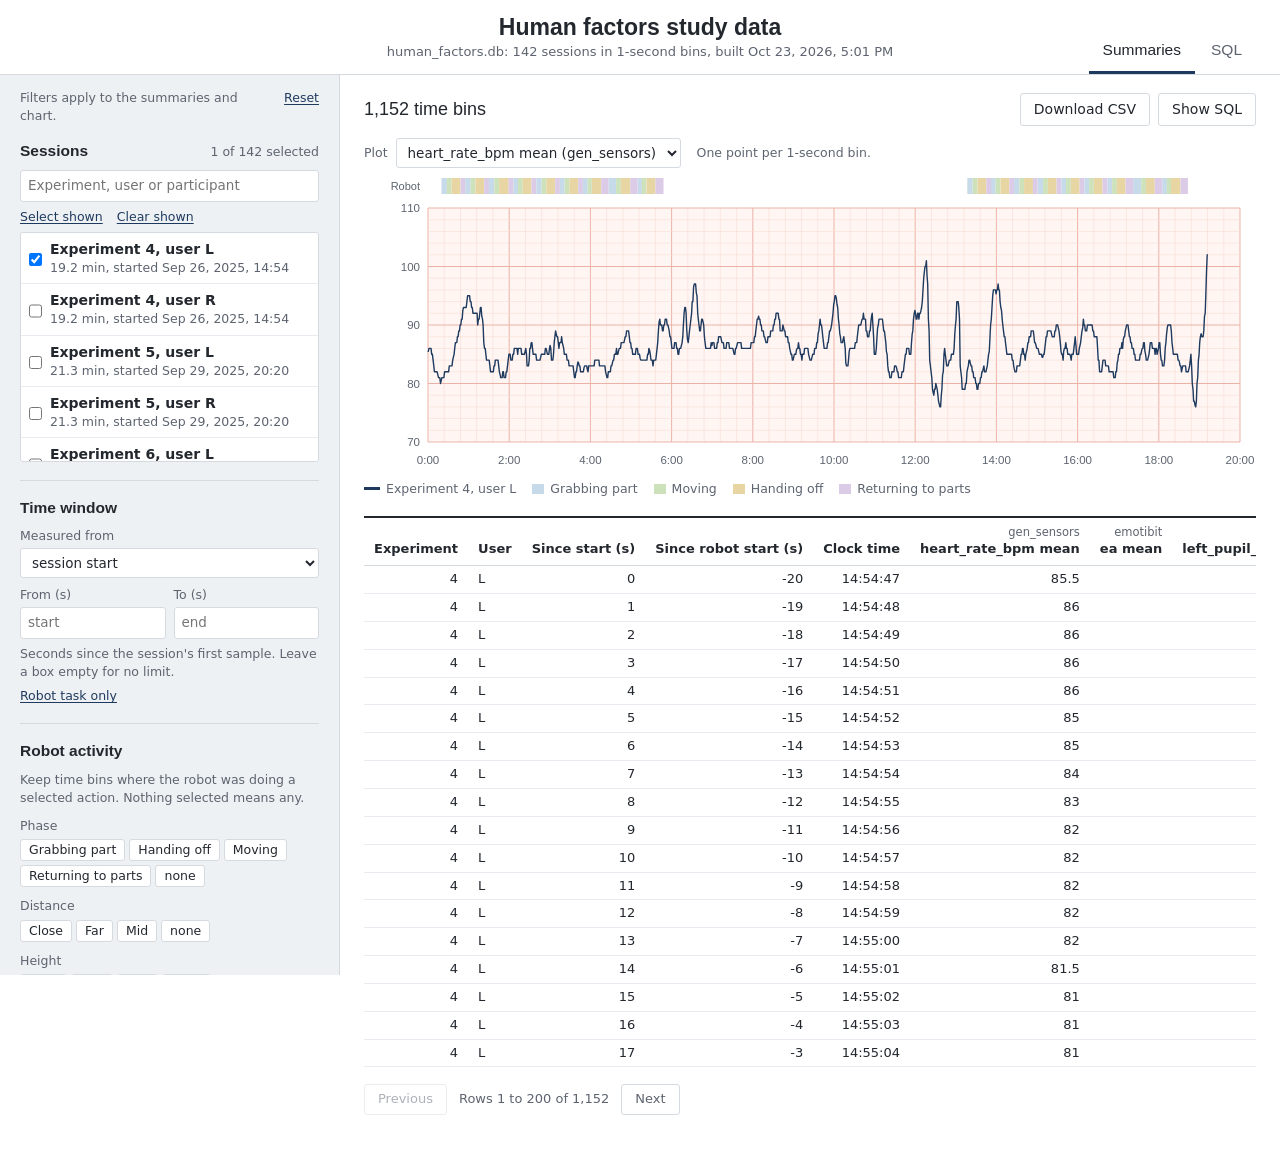
<file: index.html>
<!doctype html>
<html lang="en">
<head>
<meta charset="utf-8">
<meta name="viewport" content="width=device-width, initial-scale=1">
<title>Human factors study data</title>
<link rel="stylesheet" href="style.css">
</head>
<body>
<header class="masthead">
  <div>
    <h1>Human factors study data</h1>
    <p id="db-status" class="status" aria-live="polite">Opening the database…</p>
  </div>
  <nav class="tabs" role="tablist" aria-label="Views">
    <button type="button" role="tab" id="tab-summary" aria-controls="panel-summary" aria-selected="true">Summaries</button>
    <button type="button" role="tab" id="tab-sql" aria-controls="panel-sql" aria-selected="false" tabindex="-1">SQL</button>
  </nav>
</header>

<div class="layout" id="layout">
  <aside class="filters" aria-label="Filters">
    <div class="rail-head">
      <p>Filters apply to the summaries and chart.</p>
      <button type="button" class="link" id="reset">Reset</button>
    </div>

    <section>
      <div class="section-head"><h2>Sessions</h2><span id="session-count" class="count"></span></div>
      <input type="search" id="session-search" placeholder="Experiment, user or participant" aria-label="Search sessions">
      <div class="inline-actions">
        <button type="button" class="link" id="sessions-all">Select shown</button>
        <button type="button" class="link" id="sessions-none">Clear shown</button>
      </div>
      <ul id="session-list" class="session-list"></ul>
    </section>

    <section>
      <h2>Time window</h2>
      <label class="field">Measured from
        <select id="time-anchor">
          <option value="session">session start</option>
          <option value="robot">robot task start</option>
          <option value="clock">clock time</option>
        </select>
      </label>
      <div class="pair" id="time-relative">
        <label class="field">From (s)<input type="number" id="time-from" step="any" placeholder="start"></label>
        <label class="field">To (s)<input type="number" id="time-to" step="any" placeholder="end"></label>
      </div>
      <div class="pair" id="time-clock" hidden>
        <label class="field">From<input type="datetime-local" id="clock-from" step="1"></label>
        <label class="field">To<input type="datetime-local" id="clock-to" step="1"></label>
      </div>
      <p class="hint" id="time-hint"></p>
      <div class="inline-actions"><button type="button" class="link" id="robot-window">Robot task only</button></div>
    </section>

    <section id="robot-section">
      <h2>Robot activity</h2>
      <p class="hint">Keep time bins where the robot was doing a selected action. Nothing selected means any.</p>
      <div id="robot-filters"></div>
    </section>

    <section>
      <div class="section-head"><h2>Columns</h2><span id="column-count" class="count"></span></div>
      <input type="search" id="column-search" placeholder="Search channels" aria-label="Search channels">
      <div class="inline-actions">
        <button type="button" class="link" id="columns-clear">Clear</button>
      </div>
      <div id="column-list"></div>
    </section>

    <section>
      <h2>Conditions</h2>
      <div id="conditions"></div>
      <button type="button" id="add-condition" class="secondary">Add condition</button>
      <label class="check"><input type="checkbox" id="require-all"> Only time bins where every selected sensor has data</label>
    </section>

    <section>
      <h2>Group results</h2>
      <div id="group-options" class="check-grid"></div>
      <label class="field" id="bucket-field">Time bucket (s)<input type="number" id="bucket" value="60" min="0" step="any"></label>
      <span class="sub-head" id="aggregate-head">Statistics per group</span>
      <div id="aggregate-options" class="toggles" aria-labelledby="aggregate-head"></div>
    </section>
  </aside>

  <main>
    <section id="panel-summary" role="tabpanel" aria-labelledby="tab-summary">
      <div class="toolbar">
        <p id="result-count" class="result-count" aria-live="polite"></p>
        <div class="toolbar-actions">
          <button type="button" id="download-summary" class="secondary">Download CSV</button>
          <button type="button" id="toggle-sql" class="secondary" aria-expanded="false" aria-controls="summary-sql">Show SQL</button>
        </div>
      </div>
      <div id="summary-notice" class="notice" role="alert" hidden></div>
      <pre id="summary-sql" class="sql" hidden></pre>
      <figure class="strip">
        <div class="strip-head">
          <label class="field inline">Plot <select id="chart-column"></select></label>
          <p id="chart-note" class="hint"></p>
        </div>
        <div id="chart" class="chart"></div>
        <figcaption id="chart-legend" class="legend"></figcaption>
      </figure>
      <div class="table-wrap"><table id="results"></table></div>
      <div class="pager">
        <button type="button" id="prev-page" class="secondary">Previous</button>
        <span id="page-label"></span>
        <button type="button" id="next-page" class="secondary">Next</button>
      </div>
    </section>

    <section id="panel-sql" role="tabpanel" aria-labelledby="tab-sql" hidden>
      <div class="sql-layout">
        <div>
          <label for="sql-text" class="sub-head">Read-only SQL. Sensor columns download the first time a query names them.</label>
          <textarea id="sql-text" spellcheck="false" rows="12"></textarea>
          <div class="toolbar">
            <p id="sql-status" class="hint" aria-live="polite">Ctrl+Enter runs the query.</p>
            <div class="toolbar-actions">
              <button type="button" id="sql-run" class="primary">Run SQL</button>
              <button type="button" id="sql-download" class="secondary">Download CSV</button>
            </div>
          </div>
          <div id="sql-notice" class="notice" role="alert" hidden></div>
          <div class="table-wrap"><table id="sql-table"></table></div>
        </div>
        <aside class="schema" aria-label="Tables and views">
          <h2>Tables and views</h2>
          <p class="hint">Click a name to insert it.</p>
          <div id="schema"></div>
        </aside>
      </div>
    </section>
  </main>
</div>
<script src="vendor/sql-wasm.js"></script>
<script src="db.js"></script>
<script src="app.js"></script>
</body>
</html>
</file>
<file: style.css>
/* Tokens. The chart is drawn on ECG paper; everything around it stays quiet. */
:root {
  --ink: #23272e;
  --muted: #5d6470;
  --faint: #8d949e;
  --rail: #eef1f3;
  --rule: #d5dae0;
  --rule-soft: #e8ebef;
  --accent: #1f3a5f;
  --accent-wash: #e2e9f2;
  --paper: #fff6f3;
  --grid-minor: #f6dbd4;
  --grid-major: #ebb3a7;
  --danger: #9b2c2c;
  --danger-wash: #fbefef;
  --display: "Bahnschrift", "DIN Alternate", "DIN 2014", "D-DIN", "Roboto Condensed", "Arial Narrow", sans-serif;
  --text: -apple-system, BlinkMacSystemFont, "Segoe UI", system-ui, Roboto, "Helvetica Neue", Arial, sans-serif;
  --code: ui-monospace, "SF Mono", Menlo, Consolas, "Liberation Mono", monospace;
}

* { box-sizing: border-box; }
html, body { margin: 0; }
body { font: 14px/1.45 var(--text); color: var(--ink); background: #fff; }
h1, h2 { font-family: var(--display); font-weight: 600; }
button, input, select, textarea { font: inherit; color: inherit; }
:focus-visible { outline: 2px solid var(--accent); outline-offset: 2px; }
[hidden] { display: none !important; }

/* Masthead and tabs */
.masthead {
  display: grid; grid-template-columns: 1fr auto 1fr; align-items: end;
  gap: 8px 32px; padding: 14px 24px 0; border-bottom: 1px solid var(--rule);
}
.masthead > div { grid-column: 2; text-align: center; }
.masthead .tabs { grid-column: 3; justify-self: end; }
.masthead h1 { margin: 0; font-size: 23px; line-height: 1.15; }
.status { margin: 3px 0 12px; color: var(--muted); font-size: 13px; }
.tabs { display: flex; gap: 2px; }
.tabs [role="tab"] {
  border: 0; border-bottom: 3px solid transparent; background: none; cursor: pointer;
  padding: 9px 14px 10px; font-family: var(--display); font-size: 15.5px; color: var(--muted);
}
.tabs [role="tab"]:hover { color: var(--ink); }
.tabs [role="tab"][aria-selected="true"] { color: var(--ink); border-bottom-color: var(--accent); }

/* Layout: filter rail + work area */
.layout { display: grid; grid-template-columns: 340px minmax(0, 1fr); align-items: start; }
.layout.wide { grid-template-columns: minmax(0, 1fr); }
.layout.wide .filters { display: none; }
.filters {
  position: sticky; top: 0; height: 100vh; overflow-y: auto;
  background: var(--rail); border-right: 1px solid var(--rule); padding: 14px 20px 32px;
}
.rail-head { display: flex; justify-content: space-between; align-items: baseline; gap: 12px; margin-bottom: 14px; }
.rail-head p { margin: 0; color: var(--muted); font-size: 12.5px; }
.filters section { padding: 0 0 18px; margin: 0 0 16px; border-bottom: 1px solid var(--rule); }
.filters section:last-child { border-bottom: 0; }
.filters h2 { font-size: 15.5px; margin: 0 0 8px; }
.section-head { display: flex; align-items: baseline; justify-content: space-between; gap: 8px; }
.count { color: var(--muted); font-size: 12.5px; font-variant-numeric: tabular-nums; }
.hint { color: var(--muted); font-size: 12.5px; margin: 6px 0 0; }
.sub-head { display: block; color: var(--muted); font-size: 12.5px; margin: 12px 0 5px; }

/* Form controls */
.field { display: flex; flex-direction: column; gap: 3px; color: var(--muted); font-size: 12.5px; }
.field.inline { flex-direction: row; align-items: center; gap: 8px; }
input[type="search"], input[type="number"], input[type="datetime-local"], select, textarea {
  border: 1px solid var(--rule); border-radius: 3px; background: #fff; color: var(--ink);
  padding: 5px 7px; font-size: 13.5px; min-width: 0;
}
input[type="search"] { width: 100%; }
.pair { display: grid; grid-template-columns: 1fr 1fr; gap: 8px; margin-top: 8px; }
.pair input { width: 100%; }
.check { display: flex; gap: 8px; align-items: flex-start; font-size: 13px; margin-top: 10px; cursor: pointer; }
.check input { margin: 2px 0 0; }
.check-grid { display: grid; grid-template-columns: 1fr 1fr; gap: 0 12px; }
.check-grid .check { margin-top: 6px; }
#bucket-field { margin-top: 10px; max-width: 140px; }
.dimmed { opacity: 0.5; }

button.primary, button.secondary { border-radius: 3px; cursor: pointer; padding: 5px 13px; }
button.primary { background: var(--accent); border: 1px solid var(--accent); color: #fff; font-weight: 600; }
button.secondary { background: #fff; border: 1px solid var(--rule); }
button.secondary:hover { border-color: var(--accent); }
button:disabled { opacity: 0.5; cursor: default; }
button.link {
  border: 0; background: none; padding: 0; cursor: pointer; color: var(--accent);
  font-size: 12.5px; text-decoration: underline; text-underline-offset: 2px;
}
.inline-actions { display: flex; gap: 14px; margin: 6px 0 0; }

.toggles { display: flex; flex-wrap: wrap; gap: 4px; }
.toggle {
  border: 1px solid var(--rule); border-radius: 3px; background: #fff; color: var(--ink);
  padding: 1px 8px; font-size: 12.5px; cursor: pointer;
}
.toggle:hover { border-color: var(--accent); }
.toggle[aria-pressed="true"] { background: var(--accent); border-color: var(--accent); color: #fff; }

/* Sessions */
.session-list {
  list-style: none; margin: 6px 0 0; padding: 0; max-height: 230px; overflow-y: auto;
  background: #fff; border: 1px solid var(--rule); border-radius: 3px;
}
.session-list li + li { border-top: 1px solid var(--rule-soft); }
.session-list label { display: grid; grid-template-columns: auto minmax(0, 1fr); column-gap: 8px; padding: 6px 8px; cursor: pointer; }
.session-list input { grid-row: span 2; margin: 3px 0 0; }
.session-name { font-weight: 600; }
.session-detail { grid-column: 2; color: var(--muted); font-size: 12.5px; }
.session-list .empty { padding: 10px; }

/* Robot filters and columns */
.robot-group { margin-top: 10px; }
.robot-group .label { color: var(--muted); font-size: 12.5px; margin-bottom: 4px; }
details.robot-group > summary { cursor: pointer; }
.sensor-block { margin-top: 10px; }
.sensor-block > summary { cursor: pointer; font-weight: 600; }
.sensor-block > summary .count { font-weight: 400; margin-left: 6px; }
.channel {
  display: grid; grid-template-columns: minmax(0, 1fr) auto; align-items: center; gap: 8px;
  padding: 4px 0; border-top: 1px solid var(--rule-soft);
}
.channel:first-of-type { margin-top: 4px; }
.channel-name { font-size: 13px; overflow-wrap: break-word; min-width: 0; }

/* Conditions */
.condition { background: #fff; border: 1px solid var(--rule); border-radius: 3px; padding: 8px; margin-bottom: 8px; }
.condition select { width: 100%; }
.condition .row { display: flex; align-items: center; gap: 6px; margin-top: 6px; }
.condition .row input { width: 84px; }
.condition .remove { margin-left: auto; }

/* Work area */
main { padding: 18px 24px 48px; min-width: 0; }
.toolbar { display: flex; align-items: center; justify-content: space-between; flex-wrap: wrap; gap: 10px 16px; margin-bottom: 12px; }
.toolbar-actions { display: flex; flex-wrap: wrap; gap: 8px; }
.result-count { margin: 0; font-family: var(--display); font-size: 18px; font-variant-numeric: tabular-nums; }
.notice { border-left: 3px solid var(--danger); background: var(--danger-wash); color: var(--danger); padding: 8px 12px; margin: 0 0 12px; max-width: 90ch; }
.notice.info { border-left-color: var(--accent); background: var(--accent-wash); color: var(--ink); }
.sql {
  margin: 0 0 14px; padding: 10px 12px; overflow-x: auto; white-space: pre-wrap;
  background: #f6f7f9; border: 1px solid var(--rule); border-radius: 3px; font: 12.5px/1.5 var(--code);
}

/* Strip chart on ECG paper */
.strip { margin: 0 0 18px; }
.strip-head { display: flex; align-items: center; flex-wrap: wrap; gap: 6px 16px; margin-bottom: 6px; }
.strip-head .hint { margin: 0; }
.chart svg { display: block; width: 100%; height: auto; touch-action: none; }
.chart .paper { fill: var(--paper); }
.chart .grid-minor { stroke: var(--grid-minor); stroke-width: 0.6; }
.chart .grid-major { stroke: var(--grid-major); stroke-width: 1; }
.chart .trace { fill: none; stroke-width: 1.4; stroke-linejoin: round; stroke-linecap: round; }
.chart .bar { fill: var(--accent); }
.chart .tick { font: 11.5px var(--display); fill: var(--muted); }
.chart .band-name { font: 11px var(--display); fill: var(--muted); }
.chart .cursor { stroke: var(--ink); stroke-width: 1; stroke-dasharray: 3 3; }
.chart .readout rect { fill: #fff; stroke: var(--rule); }
.chart .readout text { font: 12px var(--text); fill: var(--ink); }
.chart .empty, .table-wrap .empty { color: var(--muted); padding: 36px 12px; text-align: center; }
.legend { display: flex; flex-wrap: wrap; gap: 4px 16px; margin-top: 6px; color: var(--muted); font-size: 12.5px; }
.legend .key { display: inline-flex; align-items: center; gap: 6px; }
.legend .swatch { display: inline-block; width: 16px; height: 3px; }
.legend .swatch.block { width: 12px; height: 10px; }

/* Tables */
.table-wrap { overflow: auto; max-height: 62vh; border-top: 2px solid var(--ink); }
table { border-collapse: collapse; min-width: 100%; font-size: 13px; font-variant-numeric: tabular-nums; }
th {
  position: sticky; top: 0; z-index: 1; background: #fff; text-align: left; vertical-align: bottom;
  padding: 6px 10px; border-bottom: 1px solid var(--rule); font-weight: 600; white-space: nowrap;
}
th .from { display: block; color: var(--muted); font-size: 11.5px; font-weight: 400; }
td { padding: 4px 10px; border-bottom: 1px solid var(--rule-soft); white-space: nowrap; }
th.num, td.num { text-align: right; }
tbody tr:hover td { background: #f5f7f9; }
.pager { display: flex; align-items: center; gap: 12px; margin-top: 10px; color: var(--muted); font-size: 13px; }

/* Raw samples */

/* SQL console */
.sql-layout { display: grid; grid-template-columns: minmax(0, 1fr) 280px; gap: 28px; align-items: start; }
#sql-text { width: 100%; resize: vertical; padding: 10px 12px; font: 13px/1.5 var(--code); }
.schema { position: sticky; top: 12px; max-height: calc(100vh - 110px); overflow-y: auto; border-left: 1px solid var(--rule); padding-left: 18px; }
.schema h2 { font-size: 15.5px; margin: 0; }
.schema details { margin-top: 8px; }
.schema summary { cursor: pointer; }
.schema summary button.link { color: var(--ink); font-size: 13.5px; font-weight: 600; text-decoration: none; }
.schema .kind { color: var(--muted); font-size: 12px; margin-left: 6px; }
.schema ul { margin: 4px 0 0; padding-left: 18px; color: var(--muted); font-size: 12.5px; }

@media (max-width: 960px) {
  .layout { grid-template-columns: minmax(0, 1fr); }
  .filters { position: static; height: auto; border-right: 0; border-bottom: 1px solid var(--rule); }
  .sql-layout { grid-template-columns: minmax(0, 1fr); }
  .schema { position: static; max-height: none; border-left: 0; padding-left: 0; }
  main { padding: 16px; }
  .masthead { grid-template-columns: minmax(0, 1fr); justify-items: center; }
  .masthead > div, .masthead .tabs { grid-column: 1; justify-self: center; }
}
</file>
